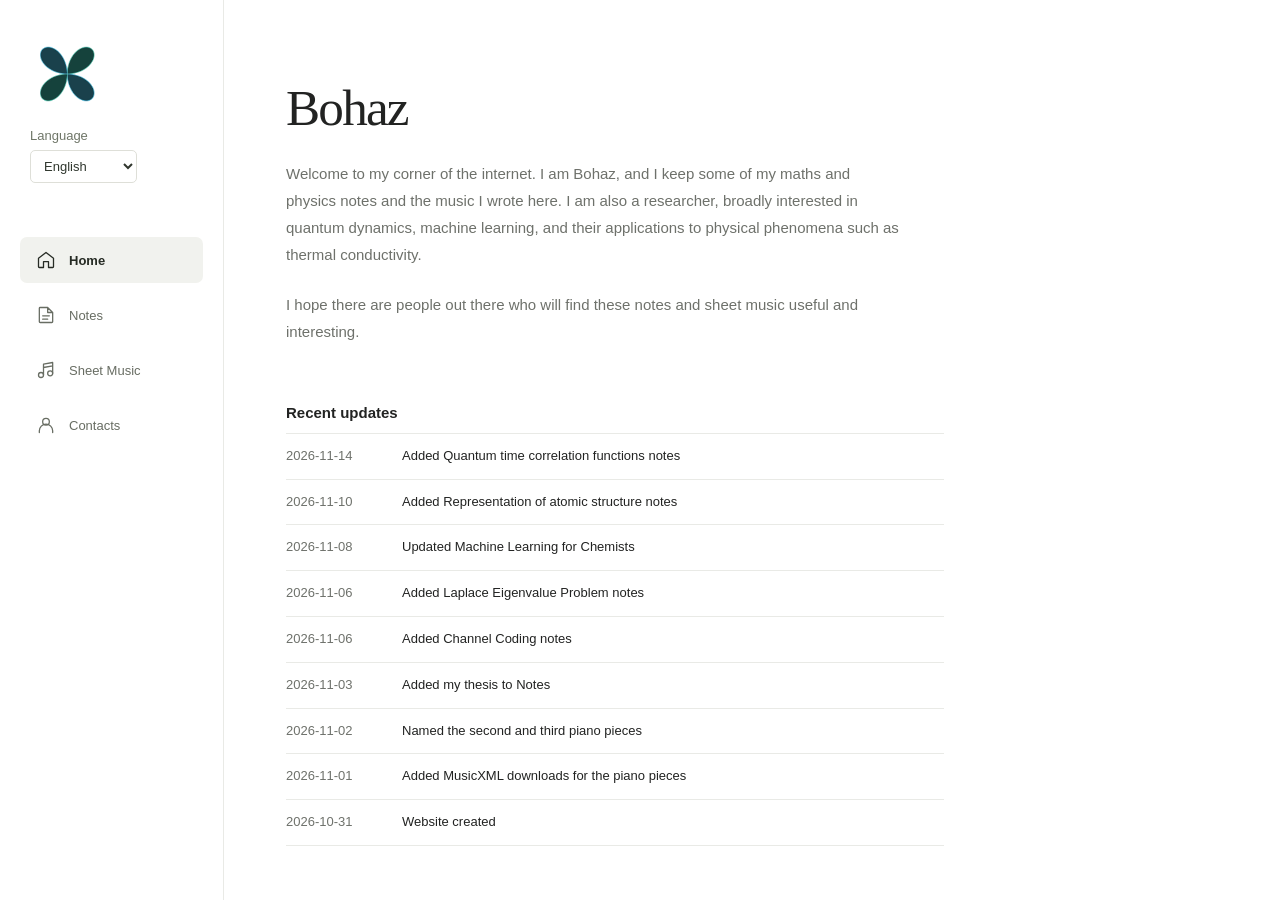
<file: index.html>
<!doctype html>
<html lang="en">
<head>
  <meta charset="UTF-8">
  <meta name="viewport" content="width=device-width, initial-scale=1">
  <meta name="theme-color" content="#ffffff">
  <link rel="icon" type="image/png" href="assets/sidebar-logo.png?v=bookmark-2026">
  <meta name="description" content="A quiet personal space for notes, sheet music, and contacts.">
  <title>Notes & Music</title>
  <link rel="stylesheet" href="styles.css?v=home-updates-20261103">
  <link rel="stylesheet" href="score-viewer.css?v=page-gestures-2026">
  <script src="i18n-data.js?v=n24-20261114" defer></script>
  <script src="i18n.js?v=sidebar-language-2026" defer></script>
  <script src="app.js?v=n24-20261114" defer></script>
  <script src="score-viewer.js?v=page-gestures-2026" type="module"></script>
</head>
<body>
  <a class="skip-link" href="#main">Skip to content</a>
  <svg class="icon-defs" aria-hidden="true" xmlns="http://www.w3.org/2000/svg"><defs>
    <symbol id="i-home" viewBox="0 0 24 24"><path d="m3 10 9-7 9 7v10a1 1 0 0 1-1 1h-5v-7H9v7H4a1 1 0 0 1-1-1z"/></symbol>
    <symbol id="i-note" viewBox="0 0 24 24"><path d="M14 3H5a1 1 0 0 0-1 1v16a1 1 0 0 0 1 1h14a1 1 0 0 0 1-1V9zM14 3v6h6M8 13h8M8 17h6"/></symbol>
    <symbol id="i-music" viewBox="0 0 24 24"><path d="M9 18V5l11-2v13M9 9l11-2"/><ellipse cx="6" cy="18" rx="3" ry="3"/><ellipse cx="17" cy="16" rx="3" ry="3"/></symbol>
    <symbol id="i-contact" viewBox="0 0 24 24"><circle cx="12" cy="8" r="4"/><path d="M4 21v-2a8 8 0 0 1 16 0v2"/></symbol>
    <symbol id="i-arrow" viewBox="0 0 24 24"><path d="M5 12h14m-6-6 6 6-6 6"/></symbol>
    <symbol id="i-plus" viewBox="0 0 24 24"><path d="M12 5v14M5 12h14"/></symbol>
    <symbol id="i-download" viewBox="0 0 24 24"><path d="M12 3v12m-5-5 5 5 5-5M4 16v5h16v-5"/></symbol>
    <symbol id="i-trash" viewBox="0 0 24 24"><path d="M3 6h18M9 6V3h6v3M5 6l1 15h12l1-15M10 10v7M14 10v7"/></symbol>
    <symbol id="i-close" viewBox="0 0 24 24"><path d="m6 6 12 12M18 6 6 18"/></symbol>
  </defs></svg>

  <aside class="sidebar">
    <a class="sidebar-logo" href="#home" aria-label="Home"><img src="assets/sidebar-logo.png" alt="" width="72" height="72"></a>
    <div class="sidebar-language"></div>
    <nav aria-label="Main navigation">
      <a href="#home" class="nav-item active" aria-current="page"><svg class="icon"><use href="#i-home"/></svg><span>Home</span></a>
      <a href="#notes" class="nav-item"><svg class="icon"><use href="#i-note"/></svg><span>Notes</span></a>
      <a href="#sheet-music" class="nav-item"><svg class="icon"><use href="#i-music"/></svg><span>Sheet Music</span></a>
      <a href="#contacts" class="nav-item"><svg class="icon"><use href="#i-contact"/></svg><span>Contacts</span></a>
    </nav>
  </aside>

  <main id="main" tabindex="-1">
    <section id="home" class="page" aria-labelledby="home-title">
      <div class="home-intro"><h1 id="home-title">Bohaz</h1><p class="intro-copy">Welcome to my corner of the internet. I am Bohaz, and I keep some of my maths and physics notes and the music I wrote here. I am also a researcher, broadly interested in quantum dynamics, machine learning, and their applications to physical phenomena such as thermal conductivity.</p><p class="intro-copy">I hope there are people out there who will find these notes and sheet music useful and interesting.</p></div>
      <section class="home-updates" aria-labelledby="home-updates-title">
        <h2 id="home-updates-title">Recent updates</h2>
        <ol class="home-update-list">
          <li><time datetime="2026-11-14">2026-11-14</time><a href="note.html?n=25">Added Quantum time correlation functions notes</a></li>
          <li><time datetime="2026-11-10">2026-11-10</time><a href="note.html?n=24">Added Representation of atomic structure notes</a></li>
          <li><time datetime="2026-11-08">2026-11-08</time><a href="note.html?n=16">Updated Machine Learning for Chemists</a></li>
          <li><time datetime="2026-11-06">2026-11-06</time><a href="note.html?n=23">Added Laplace Eigenvalue Problem notes</a></li>
          <li><time datetime="2026-11-06">2026-11-06</time><a href="note.html?n=22">Added Channel Coding notes</a></li>
          <li><time datetime="2026-11-03">2026-11-03</time><a href="note.html?n=21">Added my thesis to Notes</a></li>
          <li><time datetime="2026-11-02">2026-11-02</time><a href="#sheet-music">Named the second and third piano pieces</a></li>
          <li><time datetime="2026-11-01">2026-11-01</time><a href="#sheet-music">Added MusicXML downloads for the piano pieces</a></li>
          <li><time datetime="2026-10-31">2026-10-31</time><span>Website created</span></li>
        </ol>
      </section>
    </section>

    <section id="notes" class="page" hidden aria-labelledby="notes-title">
      <header class="page-heading"><div><h1 id="notes-title">Notes</h1><p>I try to write these notes in the most readable way possible, with the aim of teaching others. Please let me know if you find any errors or have simpler or clearer arguments for any part. Some of the wikipedia articles I edit are/will be based on these notes.</p></div></header>
      <section class="study-library" aria-label="Notes"><p id="study-status" class="storage-note" role="status">Loading your notes…</p><ol id="study-list" class="study-list"></ol></section>
    </section>

    <section id="sheet-music" class="page" hidden aria-labelledby="music-title">
      <header class="page-heading"><div><h1 id="music-title">Sheet Music</h1><p>I wrote these when I had a lot of free time. Now I am getting busier, but I will try to find time to write more. The recordings were made on a piano at school, and the piano was out of tune, but they should give a rough idea of how I intended the pieces to be played.</p></div></header>
      <div class="score-detail"><a class="score-preview" href="assets/score.pdf?v=named-pieces-2026" target="_blank" rel="noopener" aria-label="Open the piano score for A Gentle Return"><img src="assets/score-cover.jpg?v=named-pieces-2026" alt="First page of A Gentle Return" width="900" height="1273"><span>View full score <span aria-hidden="true">↗</span></span></a><div class="score-information"><div class="piece-kicker"><span class="eyebrow">SOLO PIANO</span></div><h2 id="piece-1-title">1 · A Gentle Return</h2><p class="score-description">Bohaz · 11 Nov 2021</p><dl class="score-facts"><div><dt>Key</dt><dd>A-flat major</dd></div><div><dt>Time</dt><dd>4/4</dd></div><div><dt>Tempo</dt><dd>84 BPM · Rubato</dd></div><div><dt>Length</dt><dd>74 measures · 5 pages</dd></div></dl><div class="score-actions"><a id="open-score-pdf-1" class="button" href="assets/score.pdf?v=named-pieces-2026" target="_blank" rel="noopener noreferrer" aria-labelledby="open-score-pdf-1 piece-1-title">Open PDF ↗</a><a id="musicxml-download-1" class="button musicxml-download" href="assets/score.musicxml?v=named-pieces-2026" download="Bohaz-A-Gentle-Return.musicxml" aria-labelledby="musicxml-download-1 piece-1-title">Download MusicXML</a></div><div class="audio-section"><h3>Listen to the recording</h3><div class="audio-controls"><audio id="piece-audio-1" controls preload="metadata" aria-label="Original recording of A Gentle Return"><source src="assets/original-recording.m4a" type="audio/mp4">Your browser does not support audio playback. <a href="assets/original-recording.m4a">Download the audio.</a></audio><button type="button" class="button audio-loop" aria-pressed="false" aria-controls="piece-audio-1">Loop</button></div><p>Original recording</p></div></div></div>
      <article class="score-detail"><a class="score-preview" href="assets/img-2056/score.pdf?v=piece-2-title-2026" target="_blank" rel="noopener" aria-label="Open the piano score for In E-flat Minor"><img src="assets/img-2056/score-cover.jpg?v=piece-2-title-2026" alt="First page of In E-flat Minor" width="900" height="1273"><span>View full score <span aria-hidden="true">↗</span></span></a><div class="score-information"><div class="piece-kicker"><span class="eyebrow">SOLO PIANO</span></div><h2 id="piece-2-title">2 · In E-flat Minor</h2><p class="score-description">Bohaz · 23 Jan 2022</p><dl class="score-facts"><div><dt>Key</dt><dd>E-flat minor</dd></div><div><dt>Time</dt><dd>4/4</dd></div><div><dt>Tempo</dt><dd>80 BPM · Rubato</dd></div><div><dt>Length</dt><dd>65 measures · 4 pages</dd></div></dl><div class="score-actions"><a id="open-score-pdf-2" class="button" href="assets/img-2056/score.pdf?v=piece-2-title-2026" target="_blank" rel="noopener noreferrer" aria-labelledby="open-score-pdf-2 piece-2-title">Open PDF ↗</a><a id="musicxml-download-2" class="button musicxml-download" href="assets/img-2056/score.musicxml?v=piece-2-title-2026" download="Bohaz-In-E-flat-Minor.musicxml" aria-labelledby="musicxml-download-2 piece-2-title">Download MusicXML</a></div><div class="audio-section"><h3>Listen to the recording</h3><div class="audio-controls"><audio id="piece-audio-2" controls preload="metadata" aria-label="Original recording of In E-flat Minor"><source src="assets/img-2056/original-recording.m4a" type="audio/mp4">Your browser does not support audio playback. <a href="assets/img-2056/original-recording.m4a">Download the audio.</a></audio><button type="button" class="button audio-loop" aria-pressed="false" aria-controls="piece-audio-2">Loop</button></div><p>Original recording</p></div></div></article>
      <article class="score-detail"><a class="score-preview" href="assets/img-2463/score.pdf?v=piece-3-title-2026" target="_blank" rel="noopener" aria-label="Open the piano score for Until Tomorrow"><img src="assets/img-2463/score-cover.jpg?v=piece-3-title-2026" alt="First page of Until Tomorrow" width="900" height="1273"><span>View full score <span aria-hidden="true">↗</span></span></a><div class="score-information"><div class="piece-kicker"><span class="eyebrow">SOLO PIANO</span></div><h2 id="piece-3-title">3 · Until Tomorrow</h2><p class="score-description">Bohaz · 21 May 2022</p><dl class="score-facts"><div><dt>Key</dt><dd>E-flat minor</dd></div><div><dt>Time</dt><dd>4/4</dd></div><div><dt>Tempo</dt><dd>100 BPM · Rubato</dd></div><div><dt>Length</dt><dd>62 measures · 4 pages (transcribed)</dd></div></dl><div class="score-actions"><a id="open-score-pdf-3" class="button" href="assets/img-2463/score.pdf?v=piece-3-title-2026" target="_blank" rel="noopener noreferrer" aria-labelledby="open-score-pdf-3 piece-3-title">Open PDF ↗</a><a id="musicxml-download-3" class="button musicxml-download" href="assets/img-2463/score.musicxml?v=piece-3-title-2026" download="Bohaz-Until-Tomorrow.musicxml" aria-labelledby="musicxml-download-3 piece-3-title">Download MusicXML</a></div><div class="audio-section"><h3>Listen to the recording</h3><div class="audio-controls"><audio id="piece-audio-3" controls preload="metadata" aria-label="Original recording of Until Tomorrow"><source src="assets/img-2463/original-recording.m4a" type="audio/mp4">Your browser does not support audio playback. <a href="assets/img-2463/original-recording.m4a">Download the audio.</a></audio><button type="button" class="button audio-loop" aria-pressed="false" aria-controls="piece-audio-3">Loop</button></div><p>Original recording</p><p style="font-size:12px;line-height:1.6">I have finished writing this, but haven't got time to transcribe the record the rest of it yet.</p></div></div></article>
    </section>

    <section id="contacts" class="page" hidden aria-labelledby="contacts-title">
      <header class="page-heading"><h1 id="contacts-title">Contacts</h1></header>
      <section class="connect-section" aria-label="Contacts">
        <ul class="connect-list">
          <li><span>Email</span><a href="mailto:bohaz111@outlook.com">bohaz111@outlook.com</a></li>
          <li><span>YouTube</span><a href="https://www.youtube.com/@Bohaz" target="_blank" rel="noopener noreferrer">@Bohaz <span aria-hidden="true">↗</span></a></li>
          <li><span>Bilibili</span><a href="https://space.bilibili.com/509786713?spm_id_from=333.788.upinfo.detail.click" target="_blank" rel="noopener noreferrer">509786713 <span aria-hidden="true">↗</span></a></li>
        </ul>
        <a class="button contact-cv" href="assets/cv.pdf" download="Bohaz-CV.pdf">Download CV</a>
      </section>
    </section>

  </main>

</body>
</html>
</file>
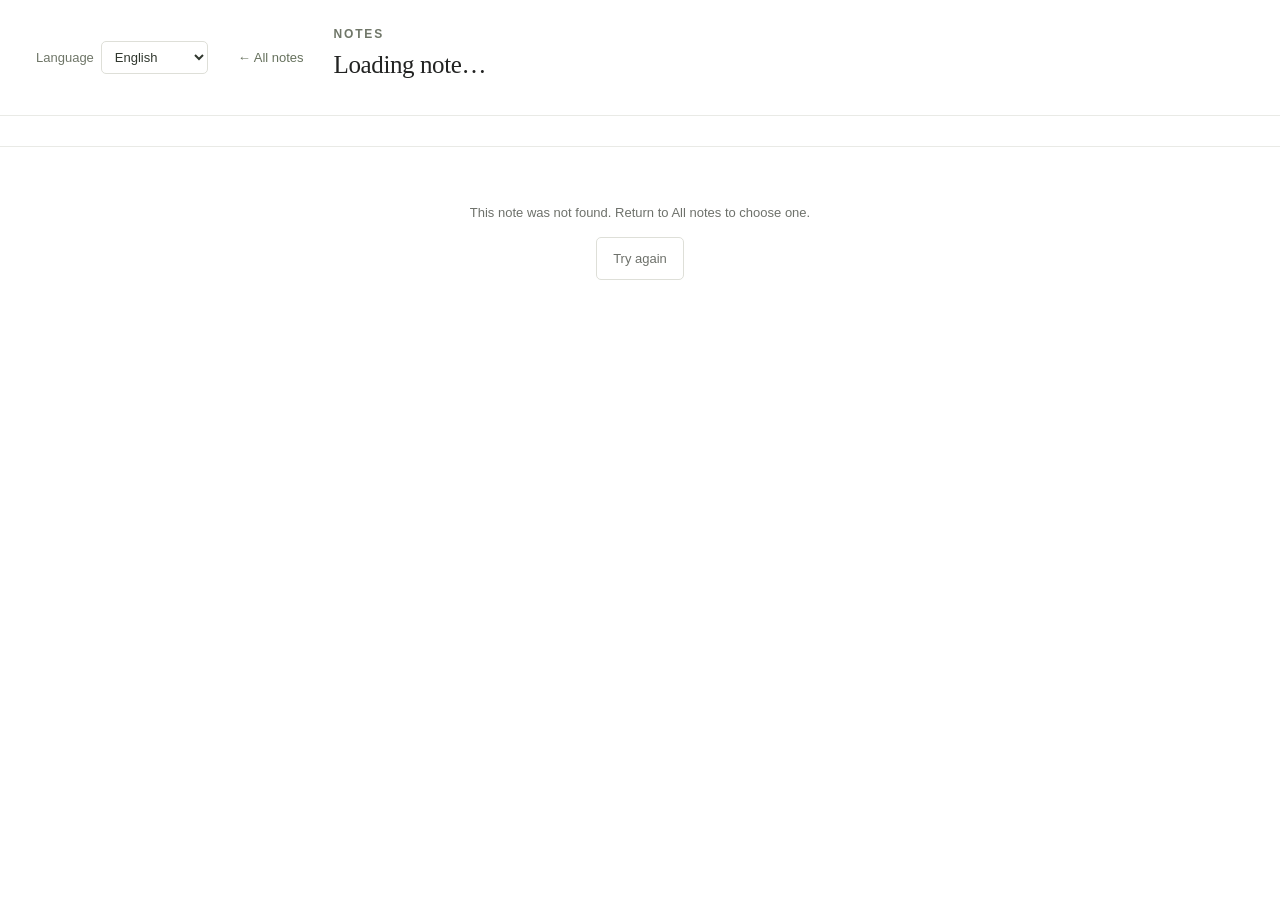
<file: note.html>
<!doctype html>
<html lang="en">
<head>
  <meta charset="UTF-8">
  <meta name="viewport" content="width=device-width, initial-scale=1">
  <meta name="theme-color" content="#ffffff">
  <link rel="icon" type="image/png" href="assets/sidebar-logo.png?v=bookmark-2026">
  <title>Note — Notes & Music</title>
  <link rel="stylesheet" href="styles.css?v=thesis-2026">
  <link rel="stylesheet" href="note.css?v=zoom-slider-2026">
  <script src="i18n-data.js?v=n24-20261114" defer></script>
  <script src="i18n.js?v=sidebar-language-2026" defer></script>
  <script src="note.js?v=n24-20261114" type="module"></script>
</head>
<body class="reader-page">
  <header class="reader-header">
    <a class="reader-back" href="index.html#notes">← All notes</a>
    <div class="reader-title"><p id="reader-number" class="eyebrow">NOTES</p><h1 id="reader-title">Loading note…</h1><p id="reader-meta"></p></div>
    <div class="reader-actions"><a id="reader-open" class="button" target="_blank" rel="noopener" hidden>Open PDF ↗</a><a id="reader-download" class="button dark" hidden>Download PDF</a></div>
  </header>
  <nav class="reader-nav" aria-label="Note navigation"><a id="reader-prev" hidden>← Previous note</a><span id="reader-position"></span><a id="reader-next" hidden>Next note →</a></nav>
  <div id="reader-status" class="reader-status" role="status"><p id="reader-message">Loading your note…</p><progress id="reader-progress" max="100" value="0" hidden aria-label="PDF loading progress"></progress><button id="reader-retry" class="button" hidden>Try again</button></div>
  <section id="pdf-reader" aria-label="PDF reader" hidden>
    <div class="pdf-toolbar"><button id="page-prev" class="button" aria-label="Previous page">←</button><label for="page-number">Page</label><input id="page-number" type="number" min="1" value="1" aria-label="Page number"><span id="page-total"></span><button id="page-next" class="button" aria-label="Next page">→</button><div class="zoom-controls"><label for="page-zoom">Zoom</label><input id="page-zoom" type="range" min="25" max="300" step="5" value="100" aria-label="Zoom"><output id="zoom-value" for="page-zoom" aria-live="off">100%</output><button id="zoom-fit" class="button" type="button" aria-pressed="true">Fit width</button></div></div>
    <div id="pdf-surface" class="pdf-surface"><canvas id="pdf-canvas" role="img" aria-label="PDF page"></canvas><div id="pdf-text" class="sr-only"></div></div>
  </section>
</body>
</html>
</file>
<file: styles.css>
:root{font-family:Inter,-apple-system,BlinkMacSystemFont,"Segoe UI",sans-serif;color:#222322;background:#fff;font-synthesis:none;--muted:#777975;--line:#e9eae6;--soft:#f5f5f2;--ink:#242624}*{box-sizing:border-box}body{margin:0}button,input,textarea{font:inherit}button,a,input,textarea{-webkit-tap-highlight-color:transparent}a{color:inherit;text-decoration:none}button{cursor:pointer}button:disabled{cursor:default}a:focus-visible,button:focus-visible{outline:2px solid #6a7668;outline-offset:5px}input:focus,textarea:focus{outline:none}input:focus-visible,textarea:focus-visible{border-color:#8a9385}button{color:inherit}svg.icon,.empty-icon{fill:none;stroke:currentColor;stroke-width:1.55;stroke-linecap:round;stroke-linejoin:round}.icon{width:20px;height:20px;flex-shrink:0}.icon-defs{position:absolute;width:0;height:0;overflow:hidden}[hidden]{display:none!important}.sr-only{position:absolute;width:1px;height:1px;padding:0;margin:-1px;overflow:hidden;clip:rect(0,0,0,0);white-space:nowrap;border:0}.skip-link{position:fixed;z-index:20;left:240px;top:-60px;background:#242624;color:#fff;padding:12px}.skip-link:focus{top:12px}.sidebar{position:fixed;inset:0 auto 0 0;width:224px;border-right:1px solid var(--line);padding:38px 20px 28px;display:flex;flex-direction:column;background:white;z-index:5}.brand{display:flex;align-items:center;gap:11px;margin:0 10px 60px;font-size:14px;line-height:1.4;font-weight:620;letter-spacing:-.25px}.brand-mark{display:grid;place-items:center;width:36px;height:40px;border:1px solid #dedfd9;border-radius:9px}.brand-mark .icon{width:21px;height:21px}.brand-caption{display:block;font-size:10px;font-weight:400;letter-spacing:.2px;color:var(--muted);margin-top:3px}.sidebar nav{display:grid;gap:9px}.nav-item{min-height:46px;display:flex;align-items:center;gap:13px;padding:12px 16px;border-radius:7px;font-size:13px;color:#777a75;transition:background .16s,color .16s}.nav-item:hover{background:#f8f8f6;color:var(--ink)}.nav-item.active{background:#f1f2ee;color:#262b24;font-weight:600}.sidebar-bottom{margin-top:auto;padding:20px 12px 0;font-size:10px;color:#999c95;display:flex;align-items:center;gap:8px}.small-dot{width:5px;height:5px;border-radius:50%;background:#9ba58f}main{margin-left:224px;min-height:100vh}.topline{height:87px;margin:0 62px;display:flex;align-items:center;justify-content:space-between;border-bottom:1px solid var(--line);font-size:12px;color:#585b56}.topline-detail{font-size:10px;color:#9b9d97;letter-spacing:.1px}.page{max-width:1100px;margin:0 auto;padding:54px 62px 64px;animation:appear .2s ease-out}@keyframes appear{from{opacity:.45;transform:translateY(3px)}to{opacity:1;transform:none}}.home-intro{padding:9px 0 67px}.eyebrow{font-size:9px;letter-spacing:1.8px;font-weight:600;color:#92958d;margin:0 0 20px;line-height:1.6}h1,h2,h3,p{margin-top:0}.home-intro h1{font-family:"Iowan Old Style","Palatino Linotype","Book Antiqua",Georgia,serif;font-size:clamp(38px,4vw,57px);line-height:1.13;letter-spacing:-1.8px;font-weight:400;margin:0 0 23px}.intro-copy{font-size:13px;color:var(--muted);line-height:1.8;margin-bottom:23px}.text-link{display:inline-flex;align-items:center;gap:13px;font-size:12px;font-weight:550}.text-link .icon{width:16px;height:16px;transition:transform .15s}.text-link:hover .icon{transform:translateX(3px)}.section-label{display:flex;justify-content:space-between;align-items:center;margin-bottom:18px;gap:16px}.section-label h2{font-size:12px;font-weight:600;margin:0}.section-label>a{font-size:10px;color:var(--muted)}.section-label>a:hover{color:var(--ink)}.section-label>a span{margin-left:7px}.recent-score{position:relative;display:flex;align-items:center;gap:32px;border:1px solid var(--line);border-radius:9px;padding:24px 27px;background:white;transition:border-color .2s,box-shadow .2s}.recent-score:hover{border-color:#cacdc4;box-shadow:0 6px 24px #20251505}.recent-cover{width:118px;height:145px;overflow:hidden;border:1px solid #e8e9e4;box-shadow:0 3px 9px #00000006;flex-shrink:0;background:#fff}.recent-cover img{width:100%;height:auto;display:block}.recent-body .eyebrow{font-size:8px;letter-spacing:1.4px;margin-bottom:11px}.recent-body h3{font-family:Georgia,serif;font-weight:400;letter-spacing:-.5px;font-size:26px;margin:0 0 11px}.recent-body>p:not(.eyebrow){font-size:10px;color:var(--muted);margin:0 0 25px;line-height:1.6}.recent-body>p span{padding:0 6px;color:#bdc0b7}.recent-action{display:flex;align-items:center;gap:15px;font-size:11px}.recent-action .icon{width:15px;height:15px}.draft-label{display:inline-block;font-size:9px;border:1px solid #e5e7df;color:#808775;border-radius:4px;padding:4px 7px;line-height:1.2}.recent-score>.draft-label{position:absolute;top:25px;right:25px}.home-shortcuts{display:grid;grid-template-columns:1fr 1fr;gap:32px;margin-top:35px}.home-shortcuts>a{display:flex;align-items:center;gap:14px;padding:16px 0;border-top:1px solid var(--line)}.home-shortcuts>a>.icon{color:#8c9186;width:18px}.home-shortcuts strong{display:block;font-weight:500;font-size:11px}.home-shortcuts small{display:block;font-size:10px;color:#93988c;margin-top:6px}.home-shortcuts .arrow-muted{margin-left:auto;width:14px!important;opacity:.55}.home-shortcuts>a:hover strong{text-decoration:underline;text-underline-offset:4px}.page-heading{display:flex;align-items:center;justify-content:space-between;gap:20px;margin-bottom:42px}.page-heading .eyebrow{margin-bottom:12px}.page-heading h1{font-family:"Iowan Old Style",Georgia,serif;font-size:42px;font-weight:400;letter-spacing:-1.1px;margin:0 0 13px}.page-heading p:not(.eyebrow){font-size:12px;color:var(--muted);line-height:1.7;margin:0}.button{border:1px solid #dedfd8;background:white;padding:11px 16px;border-radius:5px;display:inline-flex;align-items:center;justify-content:center;gap:9px;white-space:nowrap;font-size:11px;line-height:1.5;transition:background .15s,border-color .15s}.button .icon{width:15px;height:15px}.button:hover{background:#f5f6f2;border-color:#bdc3b5}.button.dark{background:#292e28;color:white;border-color:#292e28}.button.dark:hover{background:#41493e;border-color:#41493e}.empty-state{border-top:1px solid var(--line);border-bottom:1px solid var(--line);padding:85px 24px;text-align:center}.empty-icon{width:33px;height:33px;color:#a5ac9d;stroke-width:1.2;margin-bottom:22px}.empty-state h2{font-family:Georgia,serif;font-size:25px;font-weight:400;letter-spacing:-.5px;margin-bottom:12px}.empty-state p{font-size:12px;color:var(--muted);margin-bottom:26px}.storage-note{font-size:10px;color:#979b91;margin-top:20px}.count-label{font-size:11px;color:#94998b}.score-detail{display:grid;grid-template-columns:minmax(220px,.95fr) minmax(250px,1fr);gap:48px;align-items:start}.score-preview{display:block;padding:19px 19px 0;background:#f5f5f2;border:1px solid #ebece6;border-radius:6px}.score-preview>img{width:100%;height:auto;display:block;box-shadow:0 4px 15px #0000000a}.score-preview>span{font-size:10px;display:flex;justify-content:space-between;color:#757d6b;padding:17px 2px}.score-preview:hover>span{color:#242624}.score-information{padding-top:8px}.piece-kicker{display:flex;align-items:center;justify-content:space-between;margin-bottom:19px}.piece-kicker .eyebrow{margin:0}.score-information h2{font-family:Georgia,serif;font-size:34px;font-weight:400;letter-spacing:-.8px;margin-bottom:13px}.score-description{font-size:12px;color:var(--muted);line-height:1.7}.score-facts{margin:28px 0;border-top:1px solid var(--line);border-bottom:1px solid var(--line);padding:17px 0;display:grid;gap:14px}.score-facts>div{display:flex;justify-content:space-between;gap:12px;font-size:11px}.score-facts dt{color:var(--muted)}.score-facts dd{margin:0;text-align:right}.audio-section{margin-bottom:27px}.audio-section h3{font-size:11px;font-weight:550;margin-bottom:14px}.audio-section audio{width:100%;height:41px;display:block;max-width:100%}.audio-section>p{font-size:9px;color:#979b92;margin:10px 0 0}.download-button{width:100%}.file-links{display:flex;justify-content:center;gap:16px;font-size:10px;color:#78816f;margin-top:17px}.file-links span{color:#c8ccc3}.file-links a:hover{text-decoration:underline;text-underline-offset:4px}.notes-workspace{border:1px solid var(--line);border-radius:7px;display:grid;grid-template-columns:210px minmax(0,1fr);min-height:420px;overflow:hidden}.note-list{border-right:1px solid var(--line);background:#fcfcfa;padding:10px;max-height:540px;overflow:auto}.note-list-button{display:block;width:100%;text-align:left;background:transparent;border:0;border-radius:5px;padding:15px 12px;margin-bottom:4px}.note-list-button:hover,.note-list-button.selected{background:#eeefe9}.note-list-button strong{font-size:11px;display:block;font-weight:550;overflow:hidden;text-overflow:ellipsis;white-space:nowrap}.note-list-button small{font-size:9px;display:block;color:#9b9f93;margin-top:7px}.note-editor{padding:20px 27px;display:flex;flex-direction:column;min-width:0}.editor-toolbar{display:flex;justify-content:space-between;align-items:center;color:#959c8d;font-size:9px;margin-bottom:19px}.icon-button{border:0;background:transparent;display:grid;place-items:center;min-width:30px;min-height:30px;border-radius:4px;color:#8e9685}.icon-button:hover{background:#f1f2ed;color:#303b28}.icon-button .icon{width:16px;height:16px}.note-title-input{width:100%;border:0;border-bottom:1px solid transparent;font-family:Georgia,serif;font-size:25px;padding:8px 0;margin-bottom:18px;color:#31372c;background:transparent}.note-title-input::placeholder{color:#b3b8ad}.note-editor textarea{flex:1;min-height:280px;width:100%;border:0;border-bottom:1px solid transparent;resize:vertical;font-size:13px;line-height:1.9;color:#555e4d;padding:0;background:transparent}.note-editor textarea::placeholder{color:#b3b8ad}.contact-list{border-top:1px solid var(--line)}.contact-list:empty{display:none}.contact-row{display:flex;align-items:center;gap:17px;padding:23px 0;border-bottom:1px solid var(--line)}.contact-avatar{width:39px;height:39px;background:#f1f2ec;border-radius:50%;display:grid;place-items:center;flex-shrink:0;color:#747e68;font-family:Georgia,serif;font-size:15px}.contact-content{min-width:0;flex:1}.contact-content h2{font-size:13px;font-weight:550;margin:0 0 6px}.contact-content p{font-size:11px;color:#8b9381;margin:0 0 5px;overflow-wrap:anywhere}.contact-content a{font-size:11px;color:#6a785d;overflow-wrap:anywhere}.contact-content a:hover{text-decoration:underline}.contact-actions{display:flex;gap:5px}.contact-edit{background:none;border:0;font-size:10px;color:#87927b;padding:7px}.contact-edit:hover{color:var(--ink)}dialog{border:1px solid var(--line);border-radius:10px;box-shadow:0 20px 80px #17211119;padding:30px;width:min(440px,calc(100% - 30px));color:var(--ink)}dialog::backdrop{background:#242c2045;backdrop-filter:blur(2px)}.dialog-heading{display:flex;align-items:center;justify-content:space-between;margin-bottom:24px}.dialog-heading h2{font-family:Georgia,serif;font-size:26px;font-weight:400;margin:0}.dialog-heading .icon-button{margin-right:-6px}dialog label{display:block;font-size:11px;margin:20px 0 9px}dialog .optional{font-weight:400;color:#9ba293}dialog input{display:block;width:100%;border:1px solid #dee2d6;border-radius:5px;padding:12px;font-size:12px;color:var(--ink)}dialog input::placeholder{color:#adb5a3}.dialog-actions{display:flex;justify-content:flex-end;gap:9px;margin-top:30px}.toast{position:fixed;bottom:25px;left:calc(50% + 112px);transform:translateX(-50%);background:#2c3427;color:#fff;box-shadow:0 5px 18px #0002;display:flex;align-items:center;gap:30px;font-size:12px;padding:14px 18px;border-radius:6px;z-index:20;max-width:calc(100vw - 40px)}.toast button{border:0;background:transparent;color:#d1dfc4;text-decoration:underline;font-size:11px;padding:3px}
@media(min-width:1500px){.page{padding-top:70px}.home-intro{padding-bottom:78px}.topline{padding:0 12px}.recent-score{padding:30px}.recent-cover{width:130px;height:162px}}
@media(max-width:1080px){.sidebar{width:200px;padding-left:15px;padding-right:15px}.brand{margin-left:8px;gap:8px;font-size:12px}.brand-caption{font-size:9px}main{margin-left:200px}.topline{margin:0 38px}.page{padding:44px 38px}.home-intro h1{font-size:45px}.score-detail{gap:28px}.score-facts>div{font-size:10px}.recent-score{gap:22px}.toast{left:calc(50% + 100px)}.notes-workspace{grid-template-columns:170px 1fr}}
@media(max-width:760px){.sidebar{width:76px;padding:25px 7px}.brand{margin:0 auto 38px;display:block}.brand>span:not(.brand-mark){display:none}.brand-mark{width:35px;height:38px}.nav-item{flex-direction:column;gap:7px;text-align:center;justify-content:center;padding:13px 2px;min-height:65px;font-size:9px;border-radius:5px}.nav-item .icon{width:19px;height:19px}.sidebar nav{gap:6px}.sidebar-bottom{display:none}main{margin-left:76px}.topline{margin:0 25px;height:70px}.topline-detail{display:none}.page{padding:35px 25px}.home-intro{padding:8px 0 43px}.home-intro h1{font-size:37px;letter-spacing:-1.2px}.home-intro h1 br{display:none}.intro-copy{font-size:12px;max-width:300px}.eyebrow{font-size:8px;margin-bottom:17px}.section-label{align-items:flex-start}.section-label h2{font-size:11px}.section-label>a{font-size:9px}.recent-score{padding:20px;gap:17px;align-items:flex-start}.recent-cover{width:81px;height:115px}.recent-body .eyebrow{font-size:7px;letter-spacing:1px;margin:3px 0 9px}.recent-body h3{font-size:22px;margin-bottom:8px}.recent-body>p:not(.eyebrow){font-size:9px;margin-bottom:15px}.recent-body>p span{padding:0 2px}.recent-action{font-size:9px;gap:5px}.recent-score>.draft-label{display:none}.home-shortcuts{grid-template-columns:1fr;gap:5px;margin-top:24px}.home-shortcuts>a{padding:18px 0}.page-heading{align-items:flex-start;flex-wrap:wrap;margin-bottom:31px}.page-heading h1{font-size:36px}.page-heading p:not(.eyebrow){font-size:11px}.button{font-size:10px;padding:10px 12px}.empty-state{padding:65px 15px}.empty-state h2{font-size:23px}.empty-state p{font-size:11px;line-height:1.7}.score-detail{grid-template-columns:1fr;gap:28px}.score-preview{max-width:320px}.score-information{max-width:420px}.notes-workspace{grid-template-columns:1fr}.note-list{display:flex;gap:6px;border-right:0;border-bottom:1px solid var(--line);overflow:auto;max-height:100px}.note-list-button{min-width:130px;max-width:180px;margin:0}.note-editor{padding:15px 18px}.note-title-input{font-size:22px}.note-editor textarea{font-size:12px}.toast{left:calc(50% + 30px);width:calc(100% - 115px);gap:15px;font-size:11px}.contact-row{gap:12px;flex-wrap:wrap}.contact-avatar{width:32px;height:32px;font-size:12px}.contact-actions{margin-left:auto}.contact-content{min-width:110px}.storage-note{font-size:9px}}
@media(max-width:420px){.page{padding:30px 18px}.topline{margin:0 18px}.home-intro h1{font-size:32px}.recent-score{padding:15px;gap:12px}.recent-cover{width:62px;height:96px}.recent-body .eyebrow{font-size:6px}.recent-body h3{font-size:20px}.recent-action .icon{width:12px}.section-label>a{font-size:8px}.score-information h2{font-size:30px}.file-links{gap:13px}}
:root{--muted:#6e716b}.nav-item{color:#686d63}.eyebrow,.brand-caption,.topline-detail,.sidebar-bottom,.home-shortcuts small,.storage-note,.count-label,.editor-toolbar,.note-list-button small,.audio-section>p,.contact-content p,.contact-edit,.dialog-heading .optional{color:#6f7668}.recent-score .draft-label,.piece-kicker .draft-label{color:#65715c}.optional{color:#6f7668!important}
@media(min-width:761px) and (max-width:800px){.score-detail{grid-template-columns:1fr}.score-preview{max-width:320px}.score-information{max-width:420px}}
@media(prefers-reduced-motion:reduce){*{animation:none!important;transition:none!important;scroll-behavior:auto!important}}
.study-list{list-style:none;margin:0;padding:0;border-top:1px solid var(--line)}.study-row{display:flex;align-items:center;gap:16px;border-bottom:1px solid var(--line);padding:19px 0}.study-title-link{display:flex;align-items:center;gap:18px;flex:1;min-width:0}.study-number{display:grid;place-items:center;width:44px;height:44px;flex-shrink:0;background:#f4f5f1;border:1px solid #e8ebe2;border-radius:6px;font-size:11px;color:#68725f;font-variant-numeric:tabular-nums}.study-detail{min-width:0}.study-detail strong{display:block;font-size:13px;font-weight:500;line-height:1.6}.study-detail small{display:block;font-size:10px;color:var(--muted);margin-top:4px}.study-title-link:hover strong{text-decoration:underline;text-underline-offset:4px}.study-actions{display:flex;align-items:center;gap:18px}.study-view{font-size:11px;color:#65715c;padding:8px 0}.study-view:hover{text-decoration:underline;text-underline-offset:4px}.notebook-heading{margin-top:56px}.notebook-heading .count-label{font-size:10px}@media(max-width:760px){.study-row{gap:8px;padding:16px 0}.study-title-link{gap:11px}.study-number{width:35px;height:37px;font-size:10px}.study-detail strong{font-size:12px}.study-detail small{font-size:9px}.study-actions{gap:7px}.study-view{font-size:10px}.notebook-heading{align-items:flex-start}.notebook-heading .count-label{max-width:130px;text-align:right;line-height:1.6}}
.connect-list{list-style:none;margin:0;padding:0;border-top:1px solid var(--line)}.connect-list li{display:flex;align-items:center;justify-content:space-between;gap:24px;min-height:59px;padding:17px 0;border-bottom:1px solid var(--line);font-size:12px}.connect-list li>span{color:var(--muted)}.connect-list a{color:#53654b;text-align:right;overflow-wrap:anywhere}.connect-list a:hover{text-decoration:underline;text-underline-offset:4px}.connect-list a span{color:#8c9585;padding-left:5px}.saved-contacts-heading{margin-top:55px}@media(max-width:420px){.connect-list li{font-size:11px;gap:14px}.saved-contacts-heading .count-label{font-size:9px}}
.language-selector{display:inline-flex;align-items:center;gap:7px;margin-left:auto;font-size:11px;color:#6f7668;white-space:nowrap}.language-selector select{max-width:130px;padding:7px 24px 7px 9px;border:1px solid #dedfd8;border-radius:5px;background:#fff;color:#30372e;font:inherit;cursor:pointer}.topline-detail{margin-left:auto}.topline .language-selector{margin-left:22px}.reader-header .language-selector{margin-left:0}.language-selector select:focus-visible{outline:2px solid #6a7668;outline-offset:3px}@media(max-width:760px){.topline .language-selector{margin-left:auto}.language-selector span{font-size:10px}.language-selector select{max-width:105px}.reader-header .language-selector{margin-left:auto}}
.score-detail+.score-detail{border-top:1px solid var(--line);margin-top:54px;padding-top:54px}
.cv-section{margin-top:48px}.cv-section>h2{font-family:"Iowan Old Style",Georgia,serif;font-size:25px;font-weight:400;letter-spacing:-.35px;margin:0 0 19px}.cv-list{list-style:none;margin:0;padding:0;border-top:1px solid var(--line)}.cv-entry{display:grid;grid-template-columns:112px minmax(0,1fr);gap:24px;padding:21px 0;border-bottom:1px solid var(--line);font-size:12px;line-height:1.7}.cv-date{color:var(--muted);font-variant-numeric:tabular-nums;white-space:nowrap}.cv-heading{display:flex;align-items:baseline;justify-content:space-between;gap:16px}.cv-entry h3{font-size:13px;font-weight:600;line-height:1.6;margin:0 0 4px}.cv-entry p{margin:5px 0 0;color:#555b52;overflow-wrap:anywhere}.cv-entry .cv-institution{color:var(--ink);margin:0 0 7px}.cv-place{color:var(--muted);font-size:11px;text-align:right;white-space:nowrap}.cv-awards .cv-entry{padding:14px 0}.sidebar{overflow-y:auto}@media(max-width:760px){.cv-section{margin-top:37px}.cv-section>h2{font-size:22px}.cv-entry{grid-template-columns:1fr;gap:5px;padding:17px 0;font-size:11px}.cv-entry h3{font-size:12px}.cv-heading{display:block}.cv-place{display:block;text-align:left;white-space:normal;margin:0 0 4px}.cv-awards .cv-entry{gap:3px;padding:13px 0}}
#sheet-music .page-heading p:not(.eyebrow){max-width:680px}

.topline .language-selector{margin-left:auto}

/* Keep the language setting at the top left on both the site and note reader. */
.topline{justify-content:flex-start}.topline .language-selector{margin-left:0}.reader-header .language-selector{order:-1;margin-left:0}

/* Language setting in the sidebar, where the old site branding used to be. */
.sidebar-language{margin:0 10px 54px}.sidebar-language .language-selector{display:flex;flex-direction:column;align-items:flex-start;gap:7px;margin:0}.sidebar-language .language-selector select{max-width:100%}.page{padding-top:70px}@media(max-width:760px){.sidebar-language{margin:0 0 38px;width:100%}.sidebar-language .language-selector{align-items:stretch;gap:5px}.sidebar-language .language-selector span{font-size:9px;text-align:center;white-space:normal;overflow-wrap:anywhere}.sidebar-language .language-selector select{width:100%;max-width:100%;padding:8px 10px 8px 2px;font-size:9px;text-align:center;appearance:none;background-image:linear-gradient(45deg,transparent 50%,#6f7668 50%),linear-gradient(135deg,#6f7668 50%,transparent 50%);background-position:calc(100% - 7px) 50%,calc(100% - 4px) 50%;background-size:3px 3px;background-repeat:no-repeat}.page{padding-top:38px}}

.sidebar-logo{display:block;width:72px;height:72px;margin:0 10px 18px}.sidebar-logo img{display:block;width:100%;height:100%;object-fit:contain}@media(max-width:760px){.sidebar-logo{width:50px;height:50px;margin:0 auto 14px}}

/* Use Mincho for Japanese and Kai-style type for Chinese interfaces. */
html[lang="ja"]{--cjk-font:"Hiragino Mincho ProN","Yu Mincho","Noto Serif CJK JP","Noto Serif JP",serif}
html[lang="zh-Hans"]{--cjk-font:"Kaiti SC",STKaiti,KaiTi,"KaiTi_GB2312","楷体",serif}
html[lang="zh-Hant"]{--cjk-font:"Kaiti TC",BiauKai,"DFKai-SB","標楷體",STKaiti,KaiTi,serif}
html:is([lang="ja"],[lang="zh-Hans"],[lang="zh-Hant"]) body,html:is([lang="ja"],[lang="zh-Hans"],[lang="zh-Hant"]) body *{font-family:var(--cjk-font)!important}

/* Keep reading text comfortable in every language; Kai characters benefit from a little more size. */
:root{--reading-size:15px;--item-size:15px;--supporting-size:12px;--control-size:13px}
html:is([lang="zh-Hans"],[lang="zh-Hant"]){--reading-size:17px;--item-size:16px;--supporting-size:13px;--control-size:14px}
.intro-copy,.page-heading p:not(.eyebrow){font-size:var(--reading-size);line-height:1.8}
.intro-copy{max-width:74ch}
.study-detail strong{font-size:var(--item-size)}
.study-detail small,.study-number,.study-view,.storage-note{font-size:var(--supporting-size)}
.nav-item,.language-selector,.button{font-size:var(--control-size)}
.connect-list li,.score-description,.score-facts>div,.audio-section h3{font-size:var(--control-size)}
.audio-section>p,.score-preview>span{font-size:var(--supporting-size)}
.audio-section>p[style]{font-size:var(--supporting-size)!important}
html .reader-back,html .reader-nav,html .pdf-toolbar,html .score-viewer-toolbar{font-size:var(--control-size)}
html .reader-title>p:last-child,html .reader-title .eyebrow,html .score-viewer-status{font-size:var(--supporting-size)}
@media(max-width:760px){
  :root{--reading-size:14px;--item-size:14px;--supporting-size:11px;--control-size:12px}
  html:is([lang="zh-Hans"],[lang="zh-Hant"]){--reading-size:16px;--item-size:15px;--supporting-size:12px;--control-size:13px}
  .intro-copy{max-width:none}
  .sidebar .nav-item,.sidebar-language .language-selector span,.sidebar-language .language-selector select{font-size:11px}
  .score-facts>div{font-size:var(--control-size)}
}

.musicxml-download{margin-bottom:18px}

.score-actions{display:flex;flex-wrap:wrap;align-items:center;gap:8px;margin-bottom:18px}.score-actions .musicxml-download{margin-bottom:0}

.audio-controls{display:flex;align-items:center;gap:8px}.audio-controls audio{flex:1;min-width:0}.audio-controls .audio-loop{flex:none;white-space:nowrap}.audio-loop[aria-pressed="true"]{background:#242624;border-color:#242624;color:#fff}

.contact-cv{margin-top:20px}

.study-number.study-category{width:auto;min-width:44px;padding:0 8px}


/* Recent website updates */
#home .home-intro{padding-bottom:36px}
.home-updates{max-width:74ch}
.home-updates h2{font-size:var(--item-size);font-weight:600;margin:0 0 12px}
.home-update-list{list-style:none;padding:0;margin:0;border-top:1px solid var(--line)}
.home-update-list li{display:grid;grid-template-columns:100px minmax(0,1fr);gap:16px;padding:12px 0;border-bottom:1px solid var(--line);font-size:var(--control-size);line-height:1.6}
.home-update-list time{color:var(--muted);font-variant-numeric:tabular-nums;white-space:nowrap}
.home-update-list a:hover{text-decoration:underline;text-underline-offset:4px}
@media(max-width:500px){#home .home-intro{padding-bottom:28px}.home-update-list li{grid-template-columns:90px minmax(0,1fr);gap:10px}}
</file>
<file: score-viewer.css>
.score-viewer{grid-column:1/-1;min-width:0;border:1px solid var(--line);border-radius:6px;overflow:hidden;background:#f5f5f2}
.score-viewer-toolbar{display:flex;align-items:center;flex-wrap:wrap;gap:9px;padding:12px;background:#fff;border-bottom:1px solid var(--line);font-size:11px}
.score-viewer-toolbar label{display:inline-flex;align-items:center;gap:6px}
.score-viewer-toolbar .button{padding:7px 10px}
.score-viewer-page{width:48px;padding:5px;border:1px solid #dedfd8;border-radius:4px;text-align:center}
.score-viewer-zoom{width:135px;accent-color:#6a7668}
.score-viewer-percent{min-width:35px;font-variant-numeric:tabular-nums}
.score-viewer-close{margin-left:auto}
.score-viewer-status{margin:0;padding:20px;color:var(--muted);font-size:12px}
.score-viewer-surface{max-width:100%;overflow:auto;padding:12px;text-align:center}
.score-viewer-surface canvas{display:block;max-width:none;margin:0 auto;background:white;box-shadow:0 2px 12px #00000012}
.score-viewer-surface canvas{touch-action:pan-y pinch-zoom;cursor:grab;user-select:none;transform-origin:center center;backface-visibility:hidden}
.score-viewer-surface.score-viewer-pannable canvas{touch-action:pan-x pan-y pinch-zoom}
.score-viewer-surface canvas.score-viewer-dragging{cursor:grabbing}
@media(max-width:760px){.score-viewer-toolbar{gap:7px;padding:10px;font-size:10px}.score-viewer-zoom{width:100px}.score-viewer-close{margin-left:0}.score-viewer-surface{padding:8px}}

.thesis-new-tab{padding:0 5px;margin-left:4px;font-size:inherit;line-height:calc(1.7em - 2px);vertical-align:baseline;gap:4px}.cv-entry>.score-viewer{margin-top:4px}
</file>
<file: note.css>
.reader-page{display:flex;flex-direction:column;min-height:100vh}.reader-header{display:flex;align-items:center;gap:30px;padding:25px 36px;border-bottom:1px solid var(--line)}.reader-back{font-size:12px;white-space:nowrap;color:#66715d}.reader-back:hover{text-decoration:underline;text-underline-offset:4px}.reader-title{flex:1;min-width:0}.reader-title .eyebrow{font-size:9px;margin-bottom:5px}.reader-title h1{font-family:Georgia,serif;font-size:25px;line-height:1.3;font-weight:400;letter-spacing:-.4px;margin:0}.reader-title>p:last-child{font-size:10px;color:var(--muted);margin:8px 0 0}.reader-actions{display:flex;align-items:center;gap:9px}.reader-nav{display:flex;align-items:center;justify-content:space-between;gap:20px;padding:15px 36px;font-size:11px;color:#66715d;border-bottom:1px solid var(--line)}.reader-nav>a:hover{text-decoration:underline;text-underline-offset:4px}.reader-nav>span{margin:auto;color:var(--muted);font-variant-numeric:tabular-nums}.reader-status{text-align:center;padding:55px 24px;color:var(--muted);font-size:13px;line-height:1.7}.reader-status progress{display:block;max-width:240px;width:80%;height:5px;margin:20px auto;accent-color:#66715d}.reader-frame{border:0;width:100%;flex:1;height:calc(100vh - 174px);min-height:550px;background:#f5f5f2}@media(max-width:760px){.reader-header{padding:22px;gap:18px;flex-wrap:wrap}.reader-back{width:100%}.reader-title h1{font-size:22px}.reader-actions{flex-wrap:wrap}.reader-nav{padding:14px 22px;gap:10px;font-size:10px}.reader-frame{height:calc(100vh - 240px);min-height:500px}}@media(max-width:480px){.reader-title{flex-basis:100%}.reader-actions{width:100%}.reader-actions .button{flex:1}}
#pdf-reader{background:#f5f5f2;flex:1}.pdf-toolbar{display:flex;align-items:center;justify-content:center;gap:10px;padding:12px 16px;border-bottom:1px solid var(--line);background:white;font-size:11px;color:#66715d;position:sticky;top:0;z-index:1}.pdf-toolbar .button{padding:5px 10px}.pdf-toolbar button:disabled{opacity:.35}.pdf-toolbar input{width:49px;padding:5px;border:1px solid #dedfd8;border-radius:4px;text-align:center;color:var(--ink);font:inherit}.pdf-toolbar select{font:inherit;padding:6px;border:1px solid #dedfd8;border-radius:4px;background:white;color:var(--ink);margin-left:12px}.pdf-surface{padding:20px 16px 35px;overflow:auto;max-width:100vw;min-height:70vh}.pdf-surface canvas{display:block;background:white;margin:0 auto;box-shadow:0 2px 12px #0000000c}@media(max-width:480px){.pdf-toolbar{gap:6px;font-size:10px}.pdf-toolbar select{margin-left:4px}.pdf-surface{padding-top:16px}}

/* A continuous zoom control, with a separate option to fit the page. */
.pdf-toolbar .zoom-controls{display:flex;align-items:center;gap:8px;margin-left:12px;white-space:nowrap}.pdf-toolbar .zoom-controls input[type=range]{width:120px;padding:0;border:0;accent-color:#66715d;cursor:pointer}.pdf-toolbar .zoom-controls output{min-width:32px;text-align:right;font-variant-numeric:tabular-nums}.pdf-toolbar .zoom-controls button[aria-pressed=true]{background:#f1f2ee}@media(max-width:480px){.pdf-toolbar{flex-wrap:wrap}.pdf-toolbar .zoom-controls{gap:6px;margin-left:2px}.pdf-toolbar .zoom-controls input[type=range]{width:80px}}
</file>
